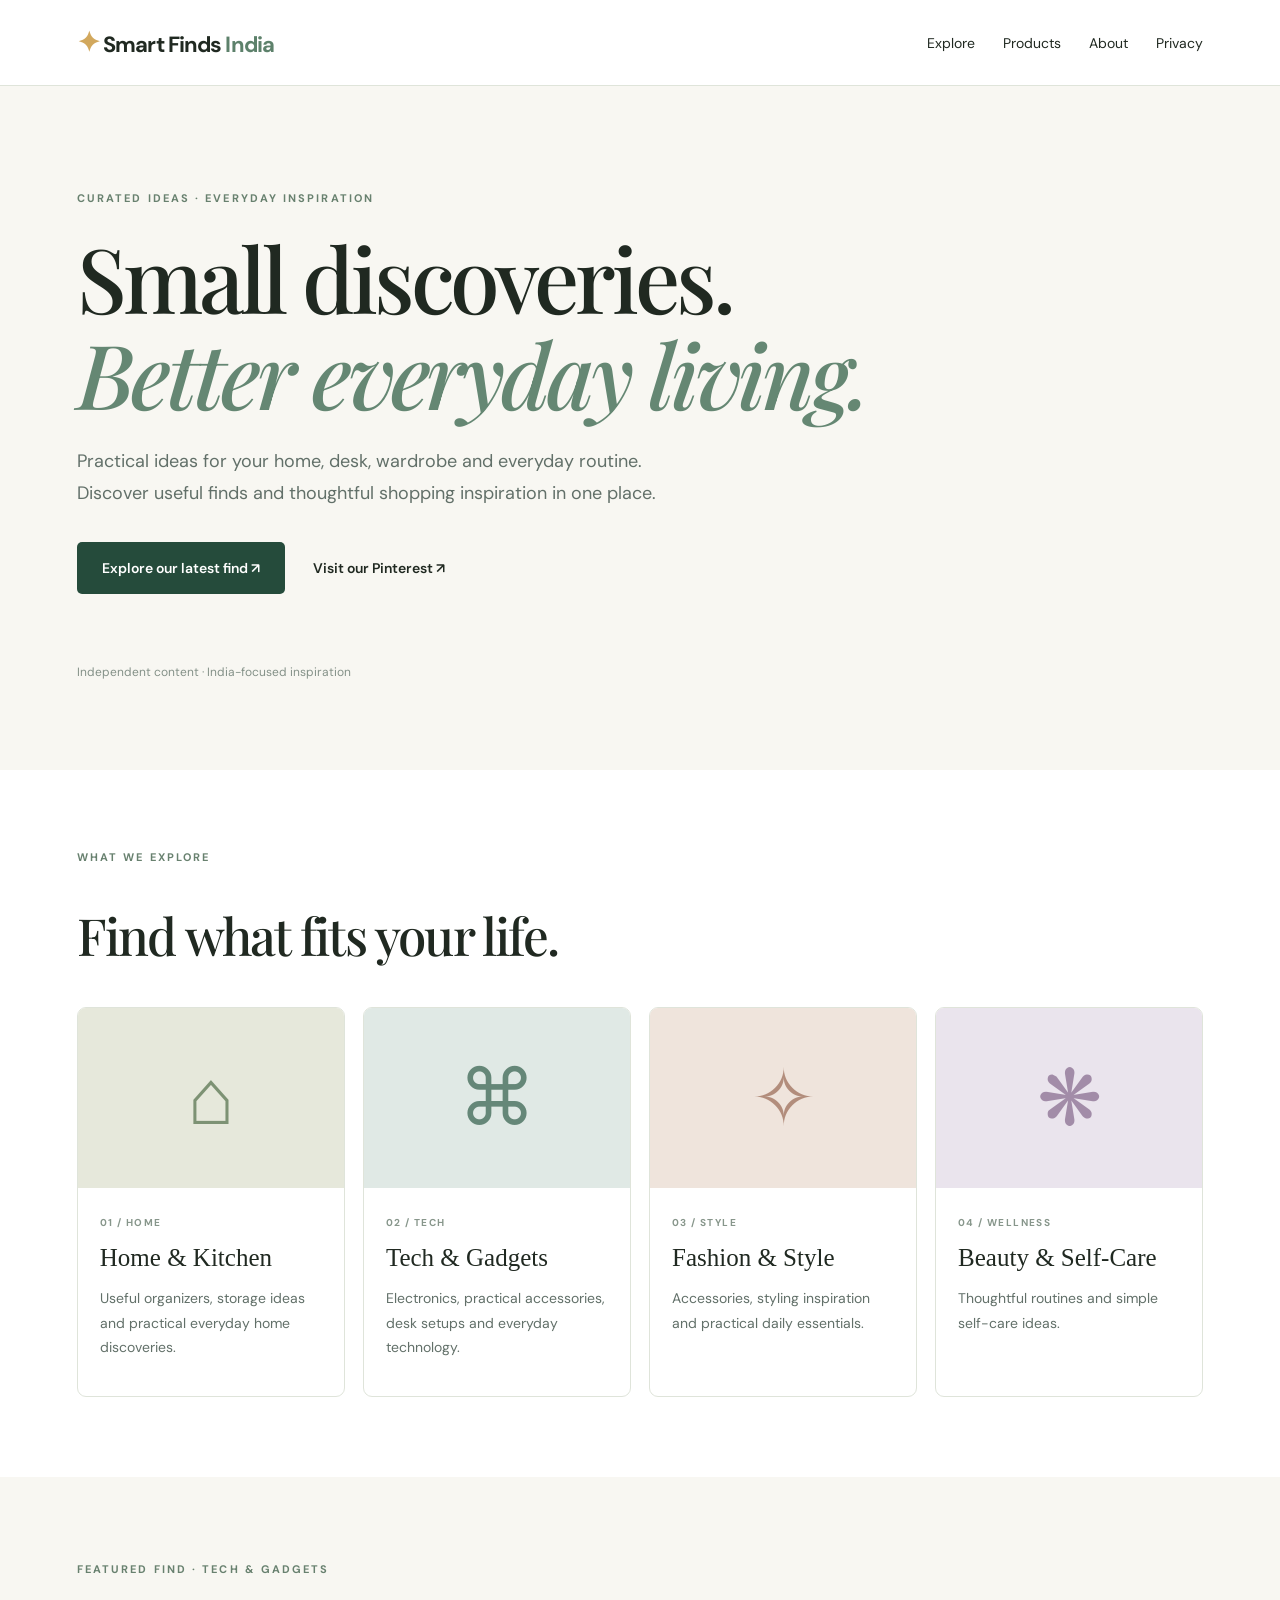
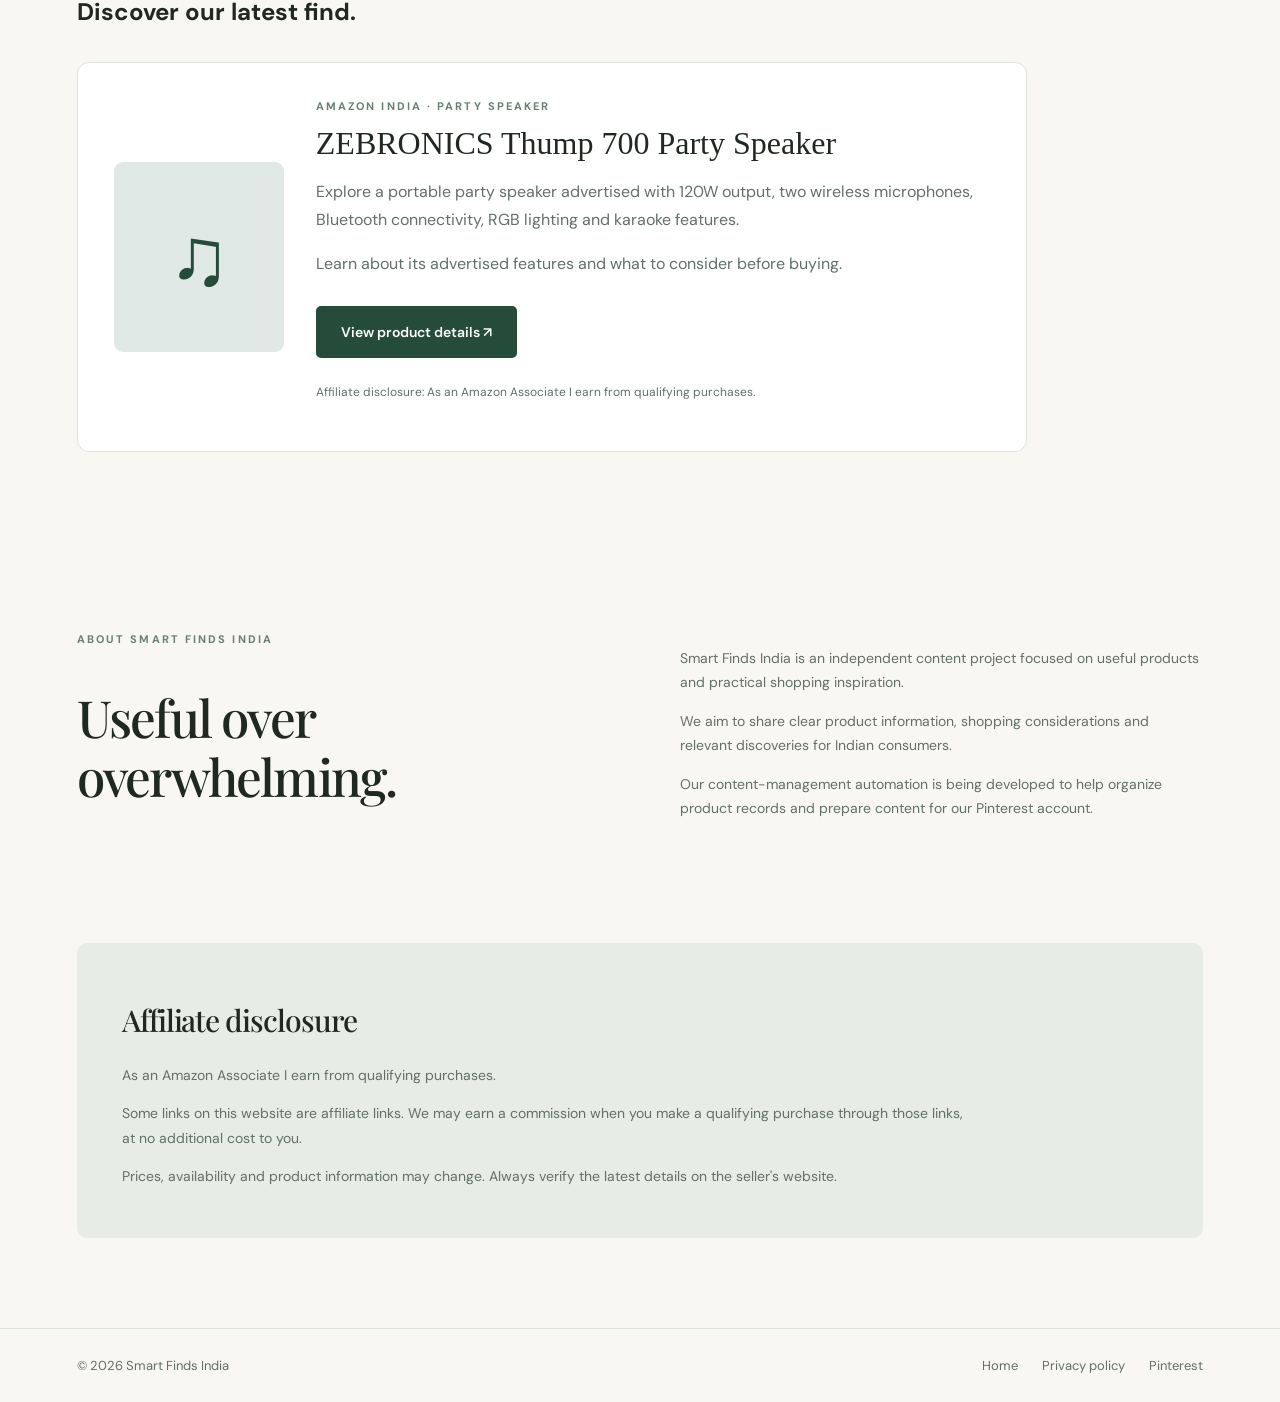
<file: index.html>
<!doctype html>
<html lang="en">
<head>
  <meta charset="utf-8">
  <meta name="viewport" content="width=device-width, initial-scale=1">

  <meta name="description"
        content="Smart Finds India shares useful product discoveries, shopping ideas and practical recommendations for Indian shoppers.">

  <title>Smart Finds India | Thoughtful Everyday Discoveries</title>
  <link rel="stylesheet" href="style.css">

  <style>
    .featured {
      padding: 85px max(6vw,24px);
      background: #f8f7f2;
    }

    .featured-card {
      display: grid;
      grid-template-columns: 170px 1fr;
      gap: 32px;
      align-items: center;
      background: white;
      border: 1px solid #dfe4da;
      border-radius: 12px;
      padding: 36px;
      margin-top: 35px;
      max-width: 950px;
    }

    .featured-icon {
      background: #e0e9e5;
      color: #254b3b;
      font-size: 82px;
      min-height: 190px;
      display: grid;
      place-items: center;
      border-radius: 9px;
    }

    .featured-card h3 {
      font: 500 32px Georgia, serif;
      margin: 12px 0;
    }

    .featured-card p {
      color: #627069;
      line-height: 1.75;
    }

    .featured-card .btn {
      display: inline-block;
      margin-top: 12px;
    }

    .affiliate-small {
      margin-top: 24px;
      font-size: 12px;
      color: #627069;
    }

    @media(max-width:650px) {
      .featured-card {
        grid-template-columns: 1fr;
        padding: 22px;
      }

      .featured-icon {
        min-height: 125px;
        font-size: 58px;
      }
    }
  </style>
</head>

<body>

<header class="nav">
  <a class="brand" href="./">
    <span class="brandmark">✦</span>
    Smart Finds <span class="india">India</span>
  </a>

  <nav>
    <a href="#categories">Explore</a>
    <a href="#featured">Products</a>
    <a href="#about">About</a>
    <a href="privacy.html">Privacy</a>
  </nav>
</header>

<main>

  <!-- HERO -->

  <section class="hero">

    <div class="eyebrow">
      CURATED IDEAS · EVERYDAY INSPIRATION
    </div>

    <h1>
      Small discoveries.<br>
      <em>Better everyday living.</em>
    </h1>

    <p>
      Practical ideas for your home, desk,
      wardrobe and everyday routine.

      Discover useful finds and thoughtful
      shopping inspiration in one place.
    </p>

    <div class="actions">
      <a class="btn" href="#featured">
        Explore our latest find ↗
      </a>

      <a class="secondary"
         href="https://in.pinterest.com/kalyanreddypanyam/"
         target="_blank"
         rel="noopener noreferrer">
        Visit our Pinterest ↗
      </a>
    </div>

    <div class="note">
      Independent content · India-focused inspiration
    </div>

  </section>


  <!-- CATEGORIES -->

  <section id="categories" class="section">

    <div class="eyebrow">WHAT WE EXPLORE</div>

    <h2>Find what fits your life.</h2>

    <div class="cards">

      <article class="card">
        <div class="art art1">⌂</div>
        <div class="cardbody">
          <span>01 / HOME</span>
          <h3>Home & Kitchen</h3>
          <p>
            Useful organizers, storage ideas and
            practical everyday home discoveries.
          </p>
        </div>
      </article>

      <article class="card">
        <div class="art art2">⌘</div>
        <div class="cardbody">
          <span>02 / TECH</span>
          <h3>Tech & Gadgets</h3>
          <p>
            Electronics, practical accessories,
            desk setups and everyday technology.
          </p>
        </div>
      </article>

      <article class="card">
        <div class="art art3">✧</div>
        <div class="cardbody">
          <span>03 / STYLE</span>
          <h3>Fashion & Style</h3>
          <p>
            Accessories, styling inspiration
            and practical daily essentials.
          </p>
        </div>
      </article>

      <article class="card">
        <div class="art art4">❋</div>
        <div class="cardbody">
          <span>04 / WELLNESS</span>
          <h3>Beauty & Self-Care</h3>
          <p>
            Thoughtful routines and simple
            self-care ideas.
          </p>
        </div>
      </article>

    </div>

  </section>


  <!-- FEATURED PRODUCT -->

  <section id="featured" class="featured">

    <div class="eyebrow">
      FEATURED FIND · TECH & GADGETS
    </div>

    <h2>Discover our latest find.</h2>

    <article class="featured-card">

      <div class="featured-icon" aria-hidden="true">
        ♫
      </div>

      <div>
        <div class="eyebrow">
          AMAZON INDIA · PARTY SPEAKER
        </div>

        <h3>ZEBRONICS Thump 700 Party Speaker</h3>

        <p>
          Explore a portable party speaker
          advertised with 120W output,
          two wireless microphones,
          Bluetooth connectivity,
          RGB lighting and karaoke features.
        </p>

        <p>
          Learn about its advertised features
          and what to consider before buying.
        </p>

        <a
          class="btn"
          href="./zebronics-thump-700.html">
          View product details ↗
        </a>

        <p class="affiliate-small">
          Affiliate disclosure:
          As an Amazon Associate I earn
          from qualifying purchases.
        </p>
      </div>

    </article>

  </section>


  <!-- ABOUT -->

  <section id="about" class="about">

    <div>
      <div class="eyebrow">
        ABOUT SMART FINDS INDIA
      </div>

      <h2>Useful over overwhelming.</h2>
    </div>

    <div>
      <p>
        Smart Finds India is an independent
        content project focused on useful
        products and practical shopping inspiration.
      </p>

      <p>
        We aim to share clear product information,
        shopping considerations and relevant
        discoveries for Indian consumers.
      </p>

      <p>
        Our content-management automation is being
        developed to help organize product records
        and prepare content for our Pinterest account.
      </p>
    </div>

  </section>


  <!-- AFFILIATE DISCLOSURE -->

  <section class="disclosure">

    <h2>Affiliate disclosure</h2>

    <p>
      As an Amazon Associate I earn from
      qualifying purchases.
    </p>

    <p>
      Some links on this website are affiliate links.
      We may earn a commission when you make
      a qualifying purchase through those links,
      at no additional cost to you.
    </p>

    <p>
      Prices, availability and product information
      may change. Always verify the latest details
      on the seller's website.
    </p>

  </section>

</main>


<!-- FOOTER -->

<footer>

  <span>© 2026 Smart Finds India</span>

  <div>
    <a href="./">Home</a>
    <a href="privacy.html">Privacy policy</a>
    <a href="https://in.pinterest.com/kalyanreddypanyam/">
      Pinterest
    </a>
  </div>

</footer>

</body>
</html>
</file>
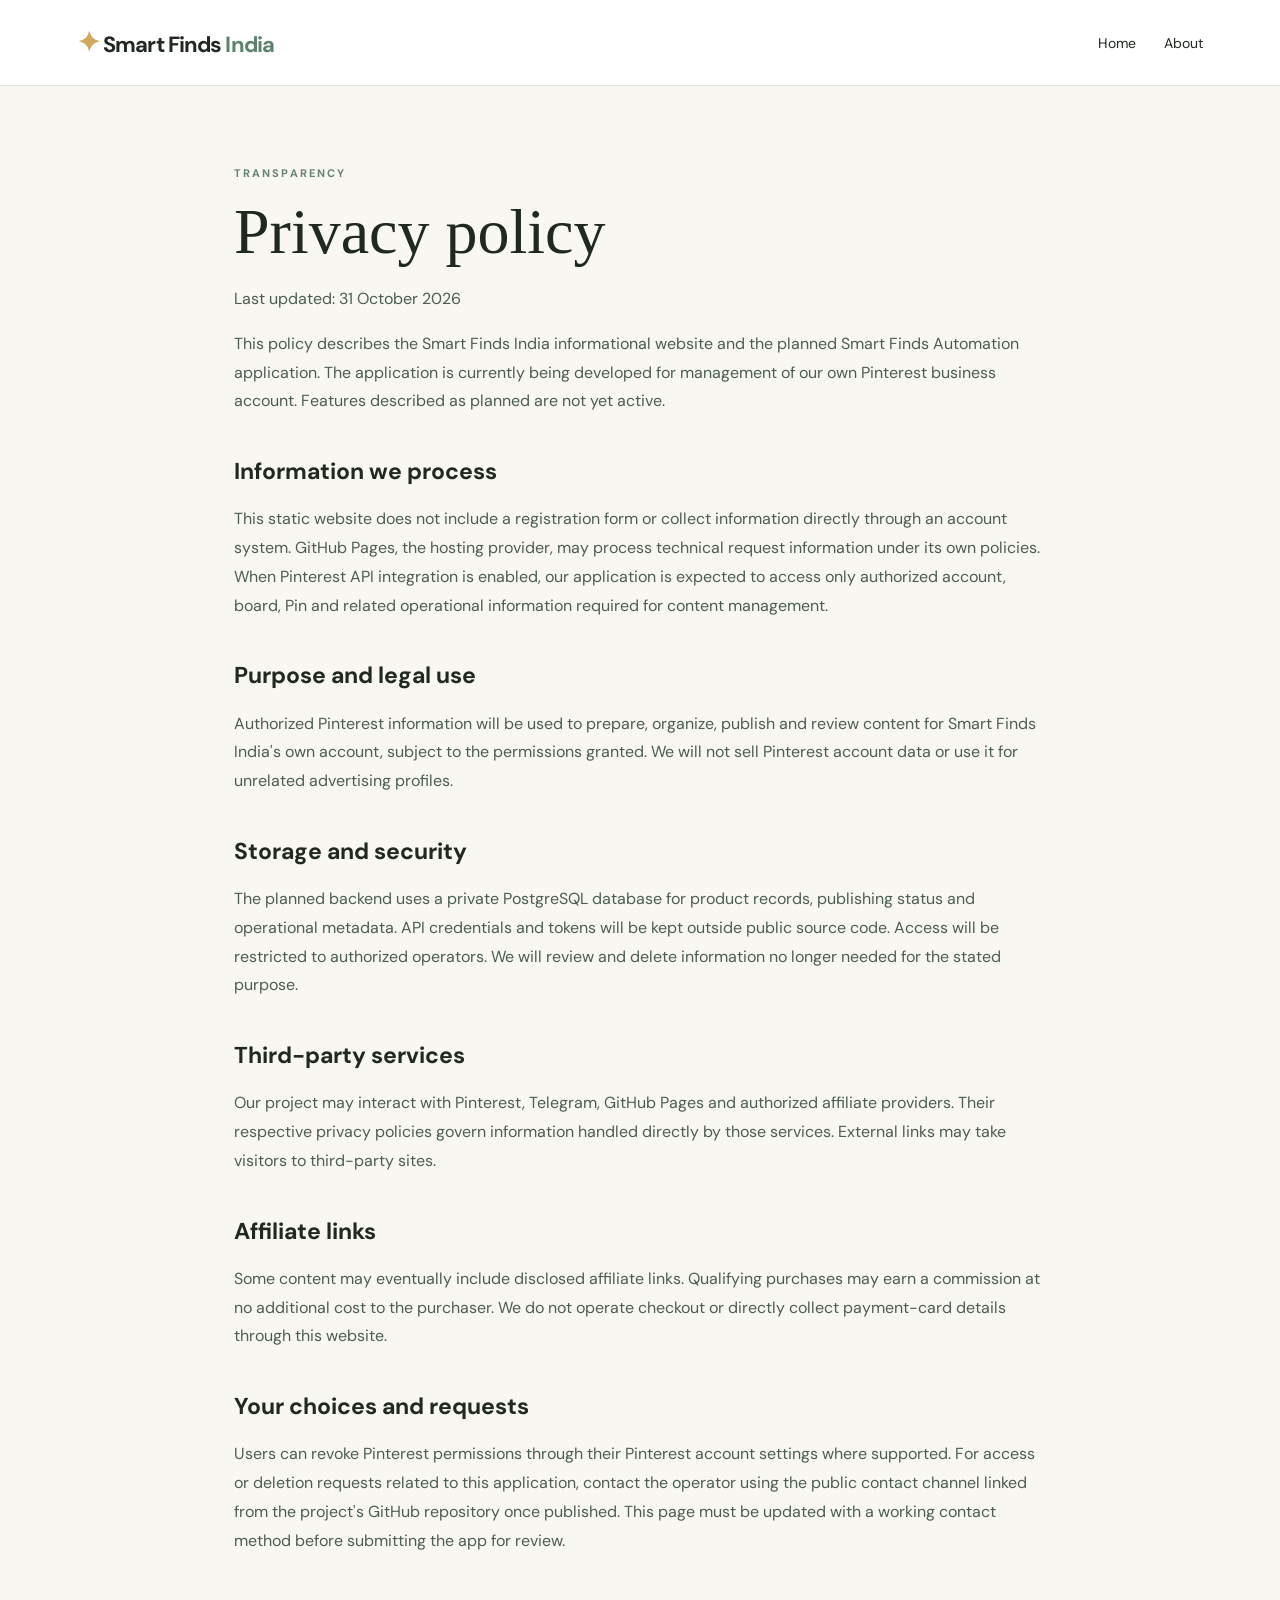
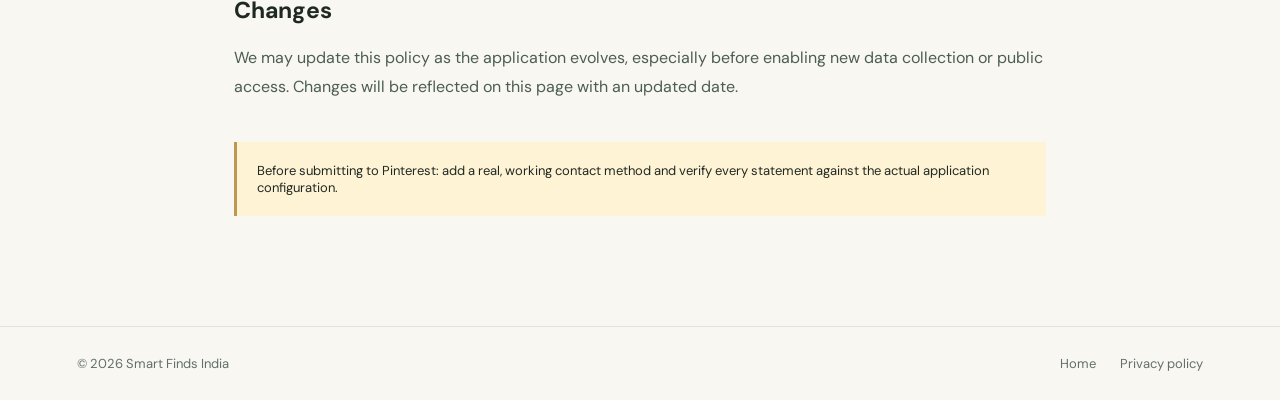
<file: privacy.html>
<!doctype html><html lang="en"><head><meta charset="utf-8"><meta name="viewport" content="width=device-width, initial-scale=1"><title>Privacy Policy | Smart Finds India</title><link rel="stylesheet" href="style.css"></head><body><header class="nav"><a class="brand" href="./"><span class="brandmark">✦</span> Smart Finds <span class="india">India</span></a><nav><a href="./">Home</a><a href="./#about">About</a></nav></header><main class="legal"><div class="eyebrow">TRANSPARENCY</div><h1>Privacy policy</h1><p class="muted">Last updated: 31 October 2026</p><p>This policy describes the Smart Finds India informational website and the planned Smart Finds Automation application. The application is currently being developed for management of our own Pinterest business account. Features described as planned are not yet active.</p><h2>Information we process</h2><p>This static website does not include a registration form or collect information directly through an account system. GitHub Pages, the hosting provider, may process technical request information under its own policies. When Pinterest API integration is enabled, our application is expected to access only authorized account, board, Pin and related operational information required for content management.</p><h2>Purpose and legal use</h2><p>Authorized Pinterest information will be used to prepare, organize, publish and review content for Smart Finds India's own account, subject to the permissions granted. We will not sell Pinterest account data or use it for unrelated advertising profiles.</p><h2>Storage and security</h2><p>The planned backend uses a private PostgreSQL database for product records, publishing status and operational metadata. API credentials and tokens will be kept outside public source code. Access will be restricted to authorized operators. We will review and delete information no longer needed for the stated purpose.</p><h2>Third-party services</h2><p>Our project may interact with Pinterest, Telegram, GitHub Pages and authorized affiliate providers. Their respective privacy policies govern information handled directly by those services. External links may take visitors to third-party sites.</p><h2>Affiliate links</h2><p>Some content may eventually include disclosed affiliate links. Qualifying purchases may earn a commission at no additional cost to the purchaser. We do not operate checkout or directly collect payment-card details through this website.</p><h2>Your choices and requests</h2><p>Users can revoke Pinterest permissions through their Pinterest account settings where supported. For access or deletion requests related to this application, contact the operator using the public contact channel linked from the project's GitHub repository once published. This page must be updated with a working contact method before submitting the app for review.</p><h2>Changes</h2><p>We may update this policy as the application evolves, especially before enabling new data collection or public access. Changes will be reflected on this page with an updated date.</p><div class="legalnotice">Before submitting to Pinterest: add a real, working contact method and verify every statement against the actual application configuration.</div></main><footer><span>© 2026 Smart Finds India</span><div><a href="./">Home</a><a href="privacy.html">Privacy policy</a></div></footer></body></html>
</file>
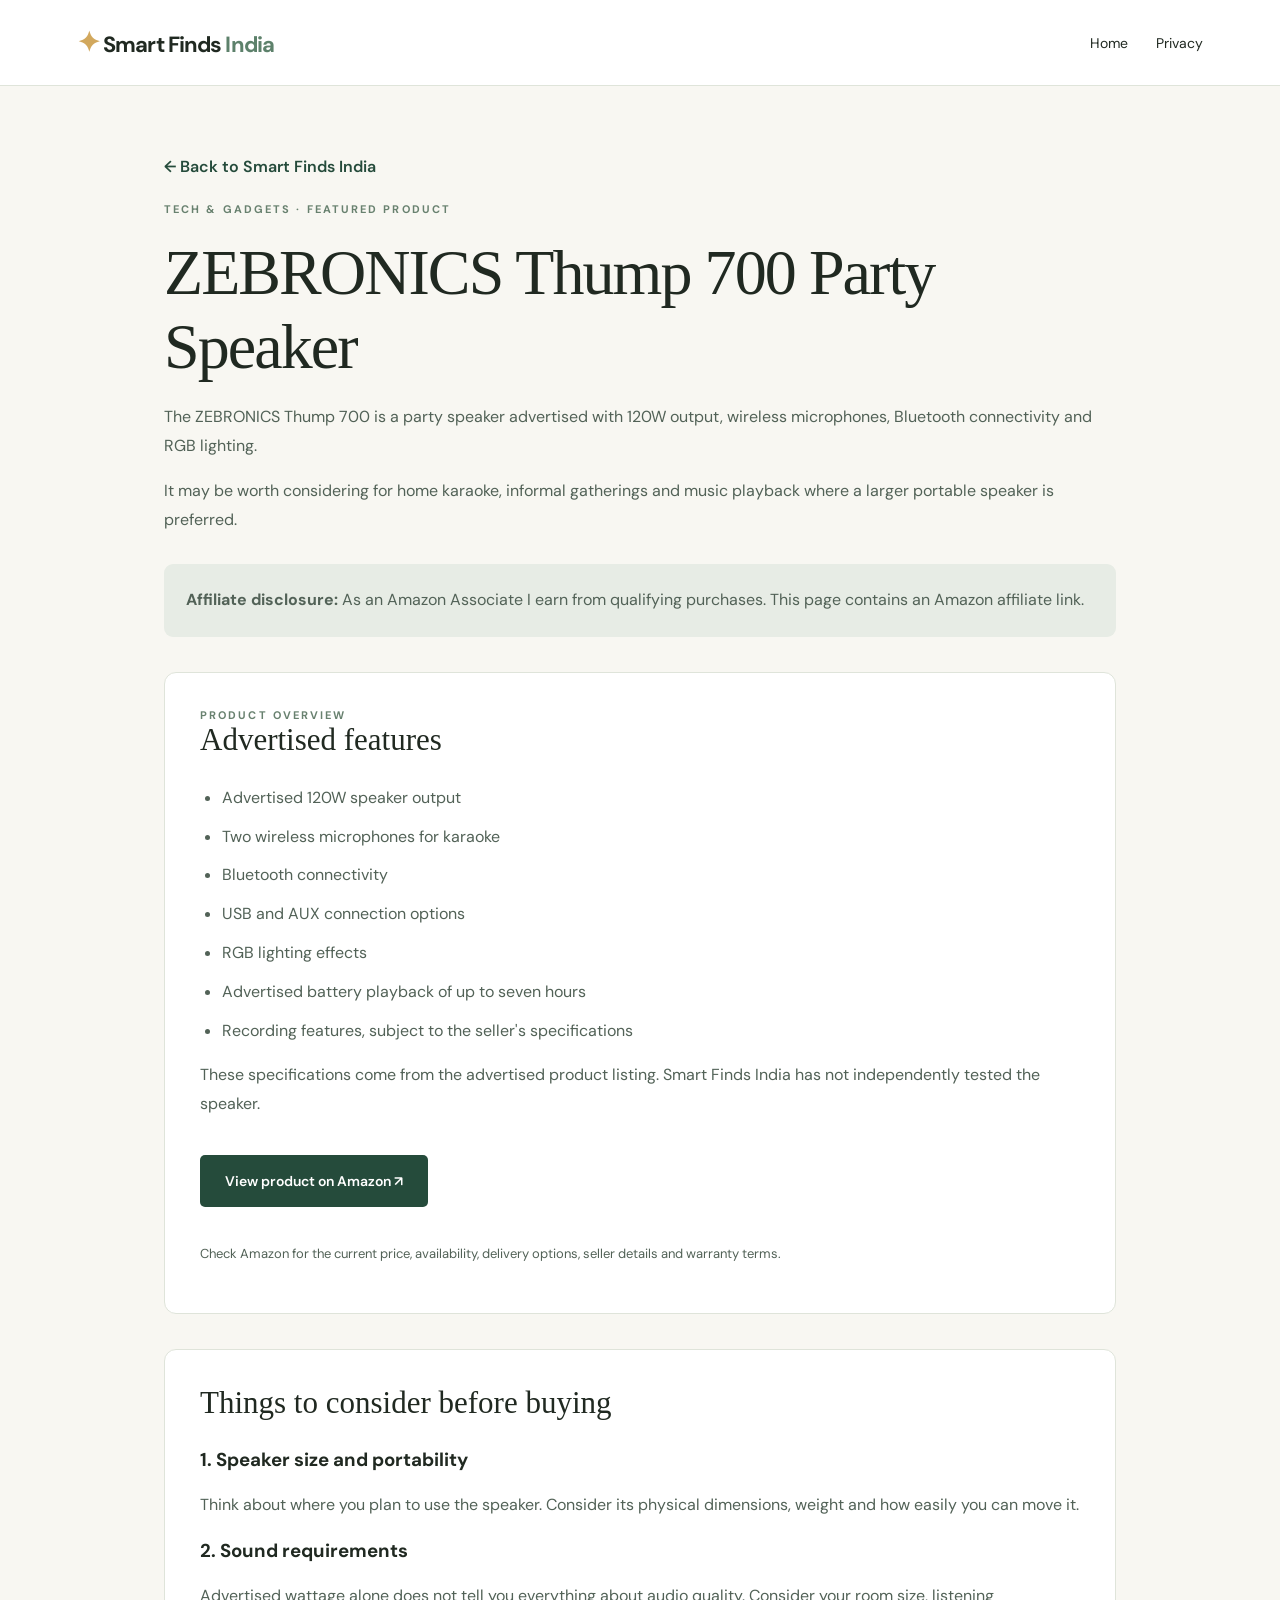
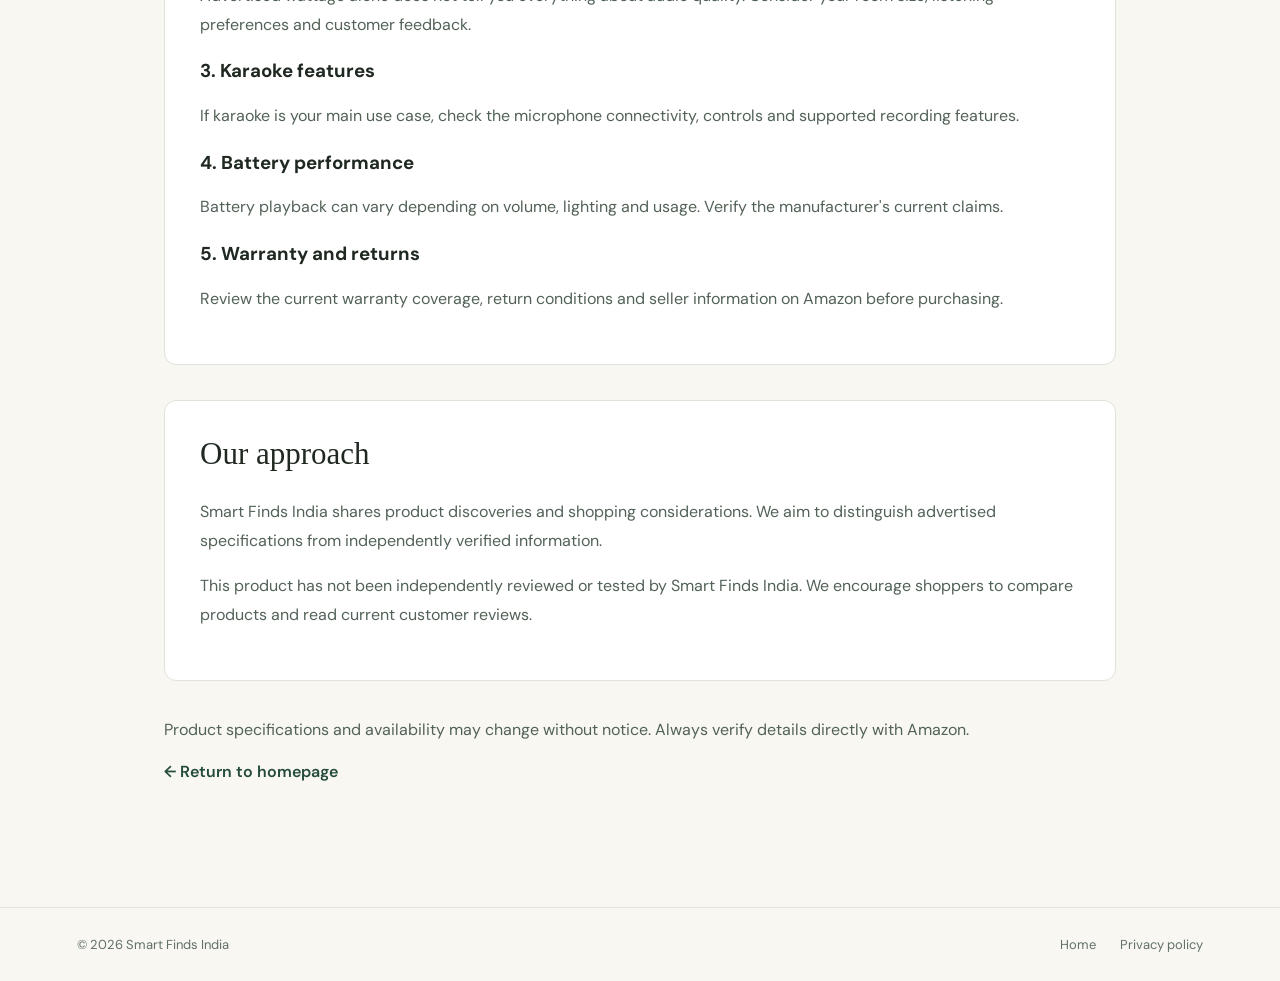
<file: zebronics-thump-700.html>
<!doctype html>
<html lang="en">

<head>
  <meta charset="utf-8">

  <meta name="viewport"
        content="width=device-width, initial-scale=1">

  <meta name="description"
        content="Explore the ZEBRONICS Thump 700 party speaker, its advertised features, and shopping considerations.">

  <title>
    ZEBRONICS Thump 700 | Smart Finds India
  </title>

  <link rel="stylesheet" href="style.css">

  <style>
    .product-page {
      max-width: 1000px;
      margin: auto;
      padding: 70px 24px 100px;
    }

    .product-page h1 {
      font: 500 clamp(38px,6vw,64px)/1.15 Georgia,serif;
      letter-spacing: -.03em;
      margin: 20px 0;
    }

    .product-page h2 {
      font: 500 31px Georgia,serif;
      margin-top: 0;
    }

    .product-page p,
    .product-page li {
      color: #526257;
      line-height: 1.8;
    }

    .product-panel {
      background: #fff;
      border: 1px solid #dfe4da;
      border-radius: 12px;
      padding: 35px;
      margin: 35px 0;
    }

    .affiliate-note {
      padding: 22px;
      background: #e7ece5;
      border-radius: 9px;
      margin: 30px 0;
    }

    .affiliate-note p {
      margin: 0;
    }

    .product-button {
      display: inline-block;
      margin-top: 20px;
    }

    .product-list {
      padding-left: 22px;
    }

    .product-list li {
      margin-bottom: 10px;
    }

    .back-link {
      display: inline-block;
      margin-bottom: 25px;
      color: #254b3b;
      font-weight: 600;
    }

    .product-note {
      margin-top: 35px;
      font-size: 13px;
    }

    @media(max-width:600px) {
      .product-panel {
        padding: 23px;
      }
    }
  </style>

</head>

<body>

<!-- HEADER -->

<header class="nav">

  <a class="brand" href="./">
    <span class="brandmark">✦</span>
    Smart Finds <span class="india">India</span>
  </a>

  <nav>
    <a href="./">Home</a>
    <a href="privacy.html">Privacy</a>
  </nav>

</header>


<main class="product-page">

  <a href="./" class="back-link">
    ← Back to Smart Finds India
  </a>

  <div class="eyebrow">
    TECH & GADGETS · FEATURED PRODUCT
  </div>

  <h1>
    ZEBRONICS Thump 700 Party Speaker
  </h1>

  <p>
    The ZEBRONICS Thump 700 is a party speaker
    advertised with 120W output, wireless microphones,
    Bluetooth connectivity and RGB lighting.
  </p>

  <p>
    It may be worth considering for home karaoke,
    informal gatherings and music playback where
    a larger portable speaker is preferred.
  </p>


  <!-- AFFILIATE DISCLOSURE -->

  <div class="affiliate-note">
    <p>
      <strong>Affiliate disclosure:</strong>
      As an Amazon Associate I earn from qualifying
      purchases. This page contains an Amazon
      affiliate link.
    </p>
  </div>


  <!-- PRODUCT INFORMATION -->

  <section class="product-panel">

    <div class="eyebrow">
      PRODUCT OVERVIEW
    </div>

    <h2>Advertised features</h2>

    <ul class="product-list">
      <li>
        Advertised 120W speaker output
      </li>

      <li>
        Two wireless microphones for karaoke
      </li>

      <li>
        Bluetooth connectivity
      </li>

      <li>
        USB and AUX connection options
      </li>

      <li>
        RGB lighting effects
      </li>

      <li>
        Advertised battery playback of
        up to seven hours
      </li>

      <li>
        Recording features, subject to
        the seller's specifications
      </li>
    </ul>

    <p>
      These specifications come from the
      advertised product listing.
      Smart Finds India has not independently
      tested the speaker.
    </p>


    <!-- AMAZON AFFILIATE BUTTON -->

    <a
      class="btn product-button"
      href="https://link.amazon/A0aP9yjvp"
      target="_blank"
      rel="nofollow sponsored noopener noreferrer">

      View product on Amazon ↗

    </a>

    <p class="product-note">
      Check Amazon for the current price,
      availability, delivery options,
      seller details and warranty terms.
    </p>

  </section>


  <!-- BUYING GUIDE -->

  <section class="product-panel">

    <h2>Things to consider before buying</h2>

    <h3>1. Speaker size and portability</h3>

    <p>
      Think about where you plan to use the speaker.
      Consider its physical dimensions, weight
      and how easily you can move it.
    </p>

    <h3>2. Sound requirements</h3>

    <p>
      Advertised wattage alone does not tell you
      everything about audio quality.
      Consider your room size, listening preferences
      and customer feedback.
    </p>

    <h3>3. Karaoke features</h3>

    <p>
      If karaoke is your main use case,
      check the microphone connectivity,
      controls and supported recording features.
    </p>

    <h3>4. Battery performance</h3>

    <p>
      Battery playback can vary depending
      on volume, lighting and usage.
      Verify the manufacturer's current claims.
    </p>

    <h3>5. Warranty and returns</h3>

    <p>
      Review the current warranty coverage,
      return conditions and seller information
      on Amazon before purchasing.
    </p>

  </section>


  <!-- TRANSPARENCY -->

  <section class="product-panel">

    <h2>Our approach</h2>

    <p>
      Smart Finds India shares product
      discoveries and shopping considerations.
      We aim to distinguish advertised specifications
      from independently verified information.
    </p>

    <p>
      This product has not been independently
      reviewed or tested by Smart Finds India.
      We encourage shoppers to compare products
      and read current customer reviews.
    </p>

  </section>


  <p class="muted">
    Product specifications and availability
    may change without notice.
    Always verify details directly with Amazon.
  </p>

  <a href="./" class="back-link">
    ← Return to homepage
  </a>

</main>


<!-- FOOTER -->

<footer>

  <span>© 2026 Smart Finds India</span>

  <div>
    <a href="./">Home</a>
    <a href="privacy.html">Privacy policy</a>
  </div>

</footer>

</body>
</html>
</file>
<file: style.css>
@import url('https://fonts.googleapis.com/css2?family=DM+Sans:wght@400;500;600;700&family=Playfair+Display:ital,wght@0,500;0,600;1,500&display=swap');:root{--ink:#202921;--muted:#627069;--cream:#f8f7f2;--green:#254b3b;--line:#dfe4da}*{box-sizing:border-box}html{scroll-behavior:smooth}body{margin:0;background:var(--cream);color:var(--ink);font-family:'DM Sans',Arial,sans-serif}a{color:inherit;text-decoration:none}.nav{display:flex;align-items:center;justify-content:space-between;padding:24px max(6vw,24px);border-bottom:1px solid var(--line);background:#fff}.brand{font-weight:700;letter-spacing:-.04em;font-size:22px}.brandmark{color:#d2a85d;font-size:28px}.india{color:#5d816b}.nav nav{display:flex;gap:28px;font-size:14px}.hero{padding:105px max(6vw,24px) 90px;max-width:1100px}.eyebrow{font-size:11px;letter-spacing:.19em;font-weight:700;color:#68816f}.hero h1{font:500 clamp(52px,7vw,100px)/1.07 'Playfair Display',Georgia,serif;letter-spacing:-.045em;margin:24px 0}.hero em{color:#658773;font-weight:500}.hero p{max-width:600px;color:var(--muted);font-size:18px;line-height:1.8}.actions{display:flex;align-items:center;gap:28px;flex-wrap:wrap;margin-top:32px}.btn{background:var(--green);color:white;padding:17px 25px;border-radius:5px;font-weight:600;font-size:14px}.secondary{font-weight:600;font-size:14px}.note{margin-top:70px;color:#849188;font-size:12px}.section{padding:80px max(6vw,24px);background:#fff}.section h2,.about h2,.disclosure h2{font:500 clamp(34px,4vw,54px)/1.15 'Playfair Display',Georgia,serif;letter-spacing:-.035em}.cards{display:grid;grid-template-columns:repeat(4,1fr);gap:18px;margin-top:40px}.card{border:1px solid var(--line);border-radius:9px;overflow:hidden;background:#fff}.art{height:180px;display:grid;place-items:center;font-size:78px;font-family:Georgia,serif}.art1{background:#e6e8db;color:#7d9274}.art2{background:#e0e9e5;color:#658778}.art3{background:#efe4dc;color:#b28d7c}.art4{background:#eae4ed;color:#a28ca8}.cardbody{padding:22px}.cardbody span{font-size:10px;letter-spacing:.14em;color:#87968b;font-weight:700}.card h3{font:500 25px Georgia,serif;margin:13px 0}.card p,.about p,.disclosure p{color:var(--muted);line-height:1.75;font-size:14px}.about{padding:95px max(6vw,24px);display:grid;grid-template-columns:1fr 1fr;gap:80px}.disclosure{margin:0 max(6vw,24px) 90px;padding:35px 45px;background:#e7ece5;border-radius:10px}.disclosure h2{font-size:30px}.disclosure p{max-width:850px}footer{padding:28px max(6vw,24px);border-top:1px solid var(--line);display:flex;justify-content:space-between;color:var(--muted);font-size:13px}footer div{display:flex;gap:24px}.legal{max-width:860px;margin:auto;padding:80px 24px 110px}.legal h1{font:500 64px Georgia,serif;margin:15px 0}.legal h2{margin-top:40px;font-size:23px}.legal p{line-height:1.8;color:#4c5d52}.muted{color:var(--muted)}.legalnotice{padding:20px;background:#fff3d6;border-left:3px solid #bd9853;margin-top:40px;font-size:13px}@media(max-width:900px){.cards{grid-template-columns:repeat(2,1fr)}.about{grid-template-columns:1fr;gap:12px}}@media(max-width:550px){.cards{grid-template-columns:1fr}.nav{gap:15px}.nav nav{gap:12px;font-size:12px}.brand{font-size:18px}.hero{padding-top:70px}.legal h1{font-size:45px}footer{flex-direction:column;gap:15px}}
</file>
